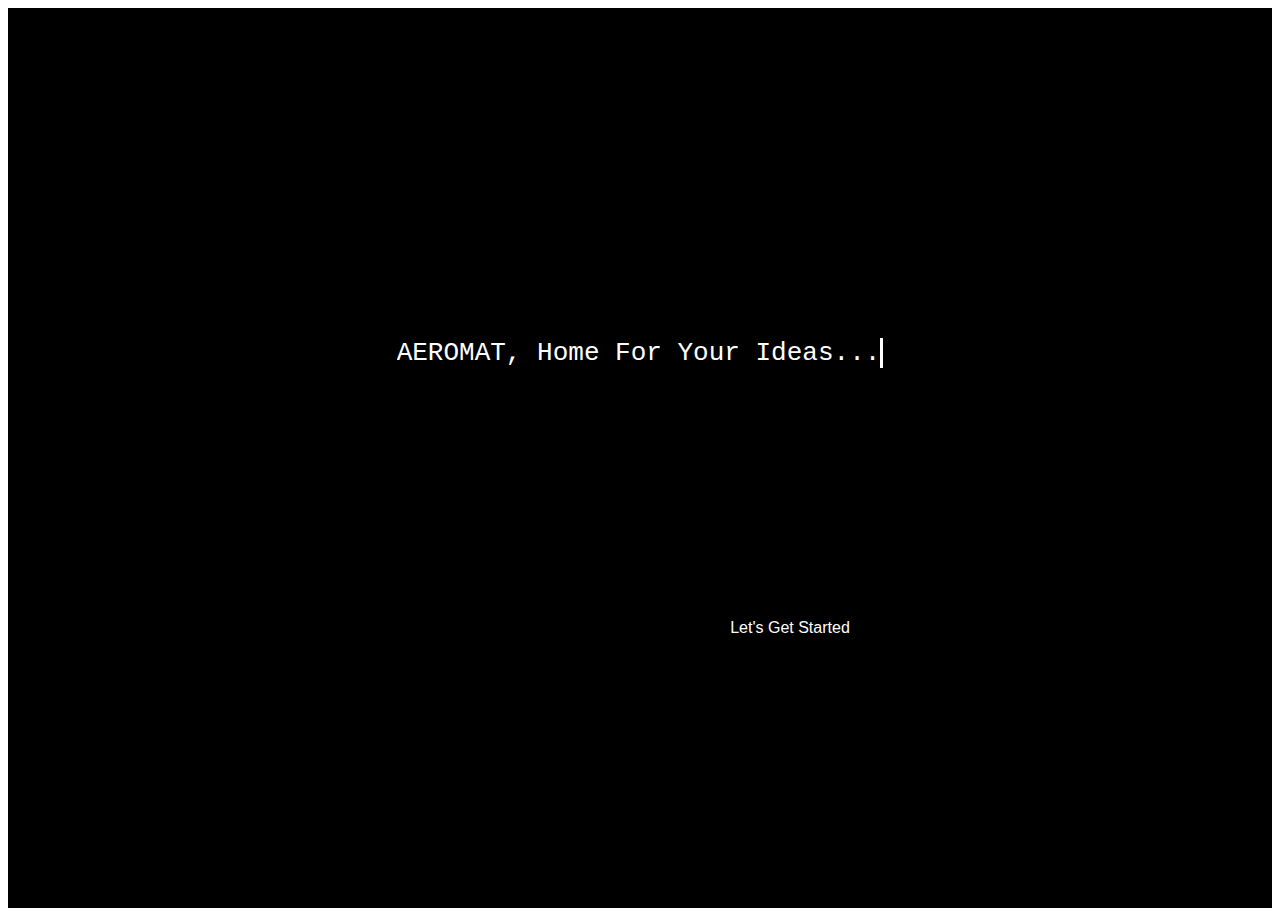
<file: index.html>
<!DOCTYPE html>
<html lang="en">
<head>
    <meta charset="UTF-8">
    <meta name="viewport" content="width=device-width, initial-scale=1.0">
    <title>Home</title>
    <style>
        .wrapper {
            height: 100vh;
            display: grid;
            place-items: center;
            text-align: center;
            background-color: black;
        }

        .typing-demo {
            width: 31ch;
            animation: typing 2s steps(29), blink .5s step-end infinite alternate;
            white-space: nowrap;
            overflow: hidden;
            border-right: 3px solid;
            font-family: monospace;
            font-size: 2em;
            color: white;
        }

        @keyframes typing {
            from {
                width: 0
            }
        }
        
        @keyframes blink {
            50% {
                border-color: transparent
            }
        }

        .button-wrapper {
            margin-top: -200px;
            margin-left: 300px;
        }

        .button-wrapper a {
            text-decoration: none;
        }

        .button-wrapper button {
            padding: 10px 20px;
            font-size: 1em;
            color: rgb(255, 255, 255);
            background-color: #000000;
            border: none;
            border-radius: 5px;
            cursor: pointer;
            transition: background-color 0.3s ease;
        }

        .button-wrapper button:hover {
            background-color: black;
        }
        
    </style>
</head>
<body>
    <div class="wrapper">
        <div class="typing-demo" style="margin-top: 150px;">
            AEROMAT, Home For Your Ideas...
        </div>
        <div class="button-wrapper">
            <a href="home.html"><button>Let's Get Started</button></a>
        </div>
    </div>
</body>
</html>
</file>
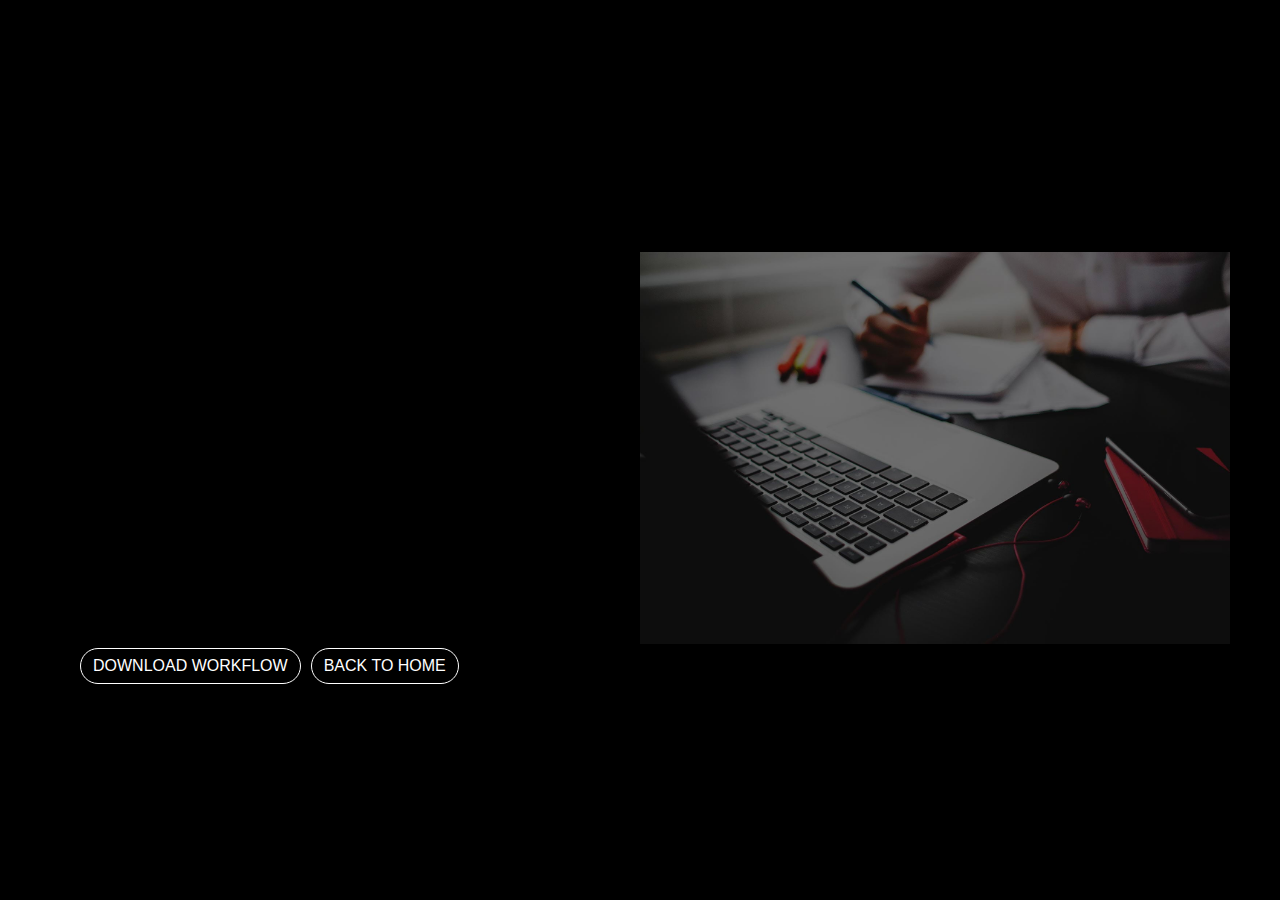
<file: about.html>
<!DOCTYPE html>
<html lang="en">
<head>
    <meta charset="UTF-8">
    <meta name="viewport" content="width=device-width, initial-scale=1.0">
    <title>Document</title>
    <style>
        * {
            margin: 0;
            padding: 0;
            box-sizing: border-box;
        }

        :root {
            --secondary-color: #000000;
            --contrast-color: #ffffff;
        }

        .overlay {
            position: absolute;
            top: 0;
            left: 0;
            right: 0;
            bottom: 0;
            height: 100%;
            z-index: -10;
            background-color: var(--contrast-color);
        }

        .container {
            display: flex;
            height: 100vh;
            justify-content: space-around;
            align-items: center;
            color: #fff;
            animation: expand .8s ease forwards;
            background-color: var(--secondary-color);
            position: relative;
            font-family: -apple-system, BlinkMacSystemFont, 'Segoe UI', Roboto, Oxygen, Ubuntu, Cantarell, 'Open Sans', 'Helvetica Neue', sans-serif;
            transition: all .8s ease;
        }

        .container_content {
            width: 50%;
        }

        .container_content_inner {
            width: 80%;
            margin-left: 80px;
        }

        .container_outer_img {
            margin: 50px;
            width: 50%;
            overflow: hidden;
        }

        .container_img {
            width: 100%;
            animation: slideIn 1.5s ease-in-out forwards;
        }

        .par {
            height: auto;
            overflow: hidden;
        }

        p {
            line-height: 28px;
            transform: translateY(300px);
            animation: slideUp .8s ease-in-out forwards .8s;
        }

        .btns {
            display: flex;
            gap: 10px;
            margin-top: 15px;
        }

        .btns a {
            text-decoration: none;
        }

        .btns_more {
            background: transparent;
            border: 1px solid var(--contrast-color);
            border-radius: 50px;
            padding: 8px 12px;
            color: #ffffff;
            font-size: 16px;
            text-transform: uppercase;
            position: relative;
            outline: none;
            transform: translateY(50px);
            animation: slideUp .8s ease-in-out forwards 1s;
            transition: background-color .3s ease;
        }

        .btns_more:hover {
            background-color: var(--contrast-color);
            color: var(--secondary-color);
        }

        .title {
            overflow: hidden;
            height: auto;
        }

        h1 {
            font-size: 40px;
            color: var(--contrast-color);
            margin-bottom: 20px;
            transform: translateY(100px);
            animation: slideUp .8s ease forwards .5s;
        }

        @keyframes slideIn {
            0% {
                transform: translateX(500px) scale(.2);
            }
            100% {
                transform: translateX(0px) scale(1);
            }
        }

        @keyframes slideUp {
            0% {
                transform: translateY(300px);
            }
            100% {
                transform: translateY(0px);
            }
        }

        @keyframes expand {
            0% {
                transform: translateX(1400px);
            }
            100% {
                transform: translateX(0px);
            }
        }
    </style>
</head>
<body>
    <div class="container">
        <div class="container_content">
            <div class="container_content_inner">
                <div class="title">
                    <h1>About Us</h1>
                </div>
                <div class="par">
                    <p>This is an Information Security Management Task Tracking System in
                        which we can keep track and store data of the user’s jobs or activities. Which
                        includes frequency, time interval, duration, team member’s list and other
                        activity details. This system can be used for corporate purpose. <br>By using this
                        system, the user can keep a track of activities assigned to him/her. Upon
                        successful login by the user, a dashboard will be displayed which contains the
                        current activity status, due date and the pending activities of the individual
                        users.</p>
                </div>
                <div class="btns">
                    <a href="workflow.png" download><button class="btns_more" style="font-size: 16px;">Download Workflow</button></a>
                    <a href="index.html"><button class="btns_more" style="font-size: 16px;">Back To Home</button></a>
                </div>
            </div>
        </div>
        <div class="container_outer_img">
            <div class="img-inner">
                <img src='about.jpg' alt="" class="container_img" />
            </div>
        </div>
    </div>
    <div class="overlay"></div>
</body>
</html>
</file>
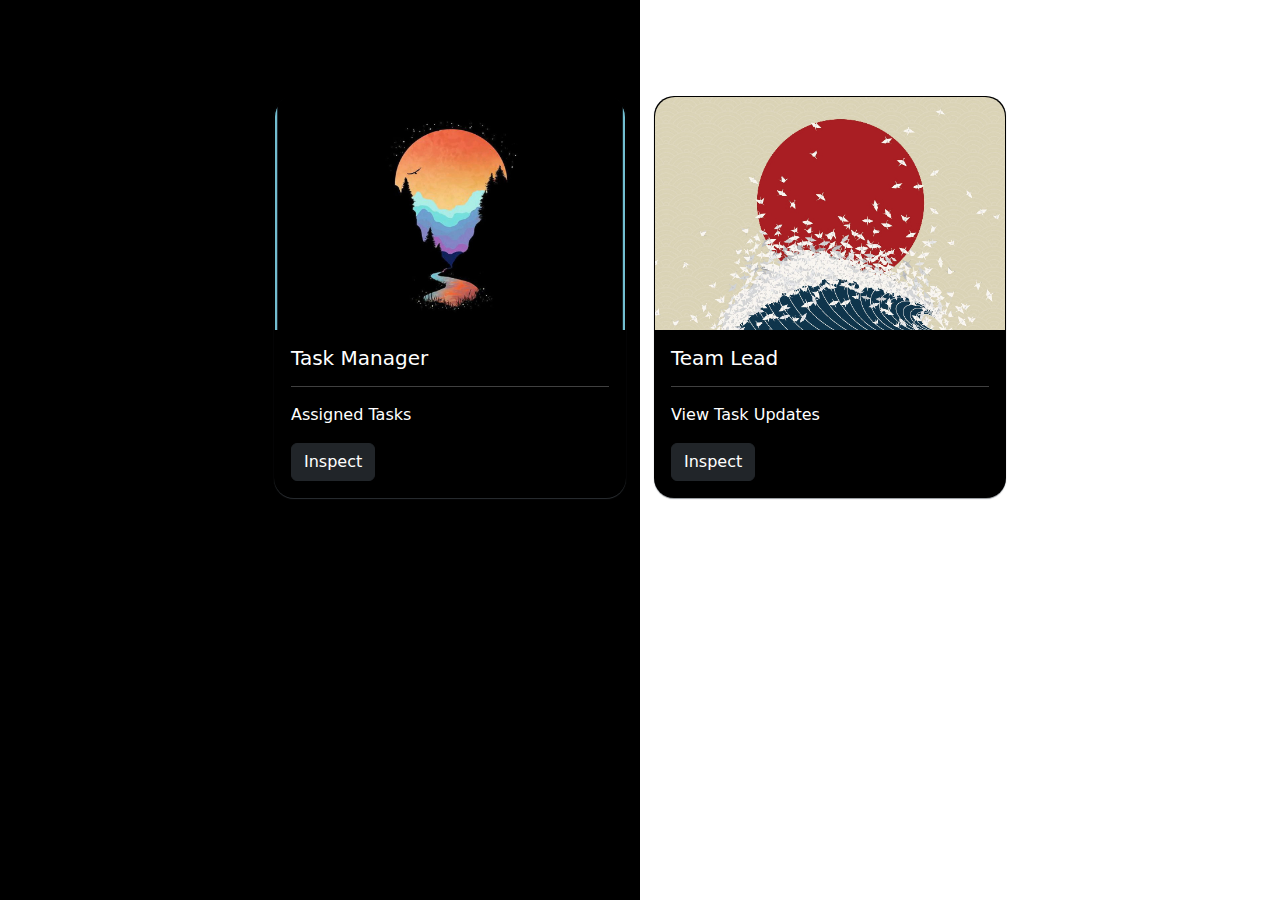
<file: choice2.html>
<!DOCTYPE html>
<html lang="en">
    <!-- divinectorweb.com -->
<head>
    <meta charset="UTF-8"> 
    <meta name="viewport" content="width=device-width, initial-scale=1.0">
    <title>Choice</title>
    <link rel="stylesheet" href="https://cdnjs.cloudflare.com/ajax/libs/bootstrap/5.0.1/css/bootstrap.min.css">
</head>
<body>
    <style>
        * {
	transition: all .5s ease-in-out;
}
body {
	background: linear-gradient(to right, #000000 50%, #fff 50%);
}
.card {
	width: 22rem;
	background-color: #000;
	color: #fff;
	border-radius: 20px;
	box-shadow: 0 1px 1px rgba(72, 78, 85, .6);
}
.card img {
	border-radius: 20px 20px 0 0;
}
.card:hover {
	background-color: #fff;
	color: #000;
	box-shadow: 0 20px 40px rgba(72, 78, 85, .6);
	transform: translateY(-15px);
}

    </style>
    <div class="container py-5">
        <div class="row justify-content-center">
            <div class="col-12 col-lg-4">
                <div class="card mx-auto my-5">
                    <img src="admin2.jpg" class="card-img-top" alt="...">
        <div class="card-body">
          <h5 class="card-title">Task Manager</h5>
          <hr>
          <p class="card-text">Assigned Tasks</p><!-- lorem30 -->
          <a href="view_response.php" class="btn btn-dark">Inspect</a>
        </div>
                </div>
            </div>
            
            <div class="col-12 col-lg-4">
                <div class="card mx-auto my-5">
                    <img src="admin.jpg" class="card-img-top" alt="...">
        <div class="card-body">
          <h5 class="card-title">Team Lead</h5>
          <hr>
          <p class="card-text">View Task Updates</p>
          <a href="view_response2.php" class="btn btn-dark">Inspect</a>
        </div>
                </div>
            </div>
        </div>
    </div>
</body>
</html>
</file>
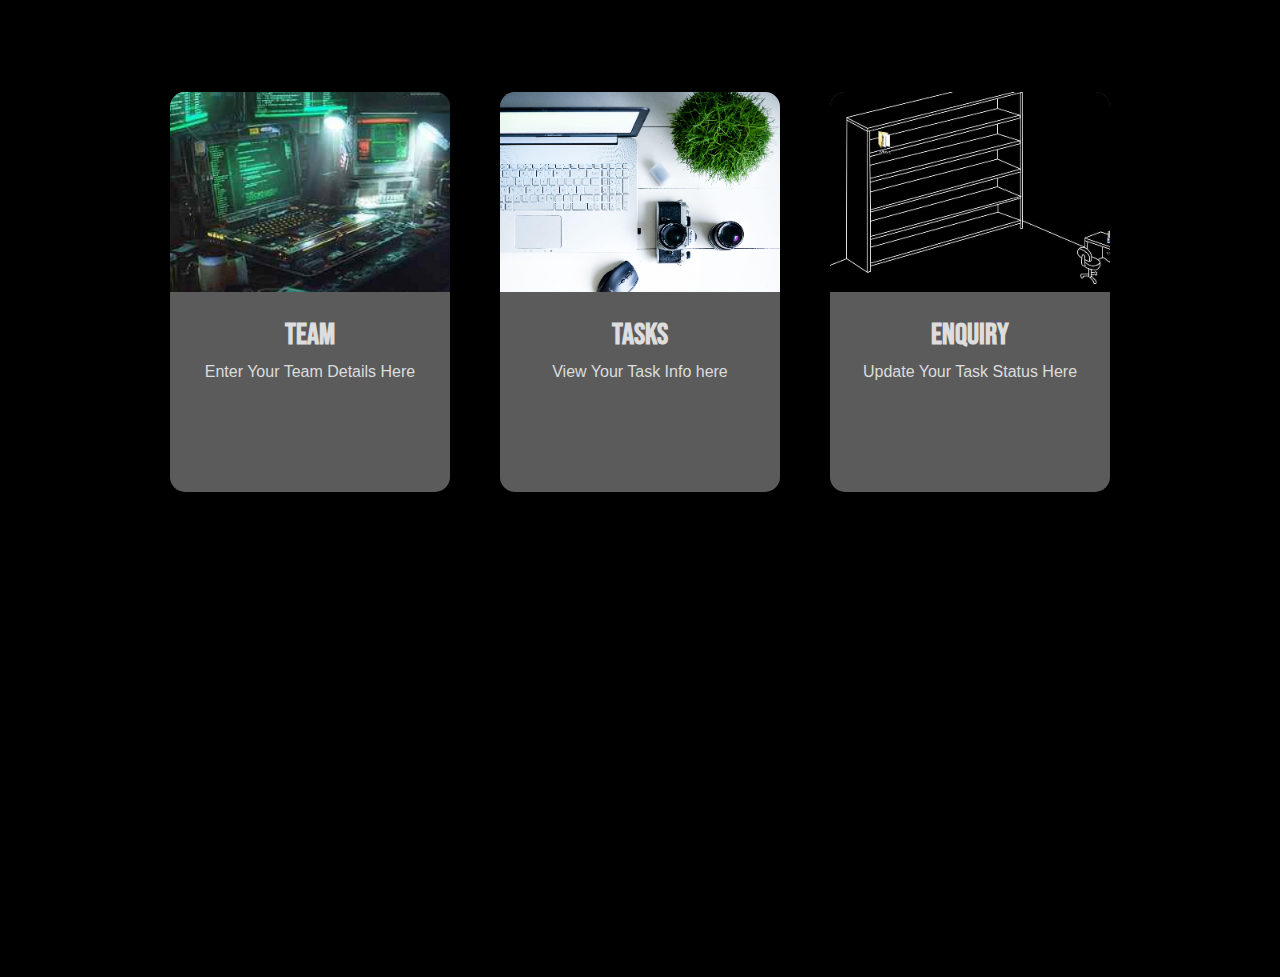
<file: choice3.html>
<!DOCTYPE html>
<html lang="en">
   <!-- divinectorweb.com -->
<head>
    <meta charset="UTF-8">
    <meta http-equiv="X-UA-Compatible" content="IE=edge">
    <meta name="viewport" content="width=device-width, initial-scale=1.0">
    <title>Choice</title>
    <link href="https://fonts.googleapis.com/css2?family=Montserrat:wght@400;700&display=swap" rel="stylesheet">
    <link href="https://fonts.googleapis.com/css2?family=Bebas+Neue&display=swap" rel="stylesheet">
    <link rel="stylesheet" href="style.css">
</head>
<body>
    <style>
        body {
	background: #000000;
	font-family: 'Montserrat', sans-serif;
}
.wrapper {
	display: flex;
	flex-wrap: wrap;
	justify-content: center;
	gap: 20px;
	margin: 6% auto 0;
}
.single-card {
	position: relative;
	width: 280px;
	height: 400px;
	margin: 15px;
	box-shadow: 0 2px 20px rgba(0, 0, 0, 0.5);
	transition: box-shadow 0.3s ease;
	overflow: hidden;
	background: #5b5b5b;
	border-radius: 15px;
	transition: all 0.8s ease-in-out;
}
.single-card:hover {
	transform: translateY(-10px);
}
.img-area {
	position: relative;
	width: 100%;
	height: 200px;
	overflow: hidden;
}
.img-area img {
	width: 100%;
	height: 100%;
	object-fit: cover;
	transition: transform 0.3s ease;
}
.img-area:hover img {
	transform: scale(1.1);
}
.overlay {
	position: absolute;
	top: 0;
	left: 0;
	display: flex;
	flex-direction: column;
	justify-content: center;
	align-items: center;
	width: 100%;
	height: 100%;
	background-color: rgba(0, 0, 0, 0.8);
	opacity: 0;
	transition: opacity 0.3s ease;
}
.single-card:hover .overlay {
	opacity: 1;
}
.add-to-cart, .view-details {
	background-color: #fff;
	color: #000000;
	padding: 10px 15px;
	border-radius: 4px;
	font-size: 12px;
	font-weight: bold;
	text-transform: uppercase;
	letter-spacing: 1px;
	cursor: pointer;
	transition: background-color 0.3s ease, color 0.3s ease;
	margin-bottom: 10px;
}
.add-to-cart:hover, .view-details:hover {
	background-color: orangered;
	color: #fff;
	border: none;
}
.info {
	padding: 10px;
	text-align: center;
	color: #ddd;
}
.info h3 {
	margin: 15px 0 10px;
	font-size: 30px;
	font-weight: bold;
	text-transform: uppercase;
	font-family: 'Bebas Neue', sans-serif;
}
.info .price {
	margin: 0;
	font-size: 30px;
	font-weight: bold;
	color: aqua;
}

    </style>
  <div class="wrapper">

    <div class="single-card">
      <div class="img-area">
        <img src="team3.jpg" alt="">
        <div class="overlay">
         <a href="store_response3.php"> <button class="view-details">Get Started</button></a>
        </div>
      </div>
      
      <div class="info">
        <h3>Team</h3>
        <p>Enter Your Team Details Here</p>
      </div>
    </div>
  
    <div class="single-card">
      <div class="img-area">
        <img src="team2.jpg" alt="">
        <div class="overlay">
        <a href="view_response.php"> <button class="add-to-cart">Get Started</button></a> 
        </div>
      </div>
      <div class="info">
        <h3>Tasks</h3>
        <p>View Your Task Info here</p>
      </div>
    </div>
  
    <div class="single-card">
      <div class="img-area">
        <img src="teak.jpg" alt="">
        <div class="overlay">
        <a href="store_response2.php">  <button class="view-details">Get Started</button></a>
        </div>
      </div>
      <div class="info">
        <h3>Enquiry</h3>
        <p>Update Your Task Status Here</p>
      </div>
    </div>
  </div>
    
</body>
</html>
</file>
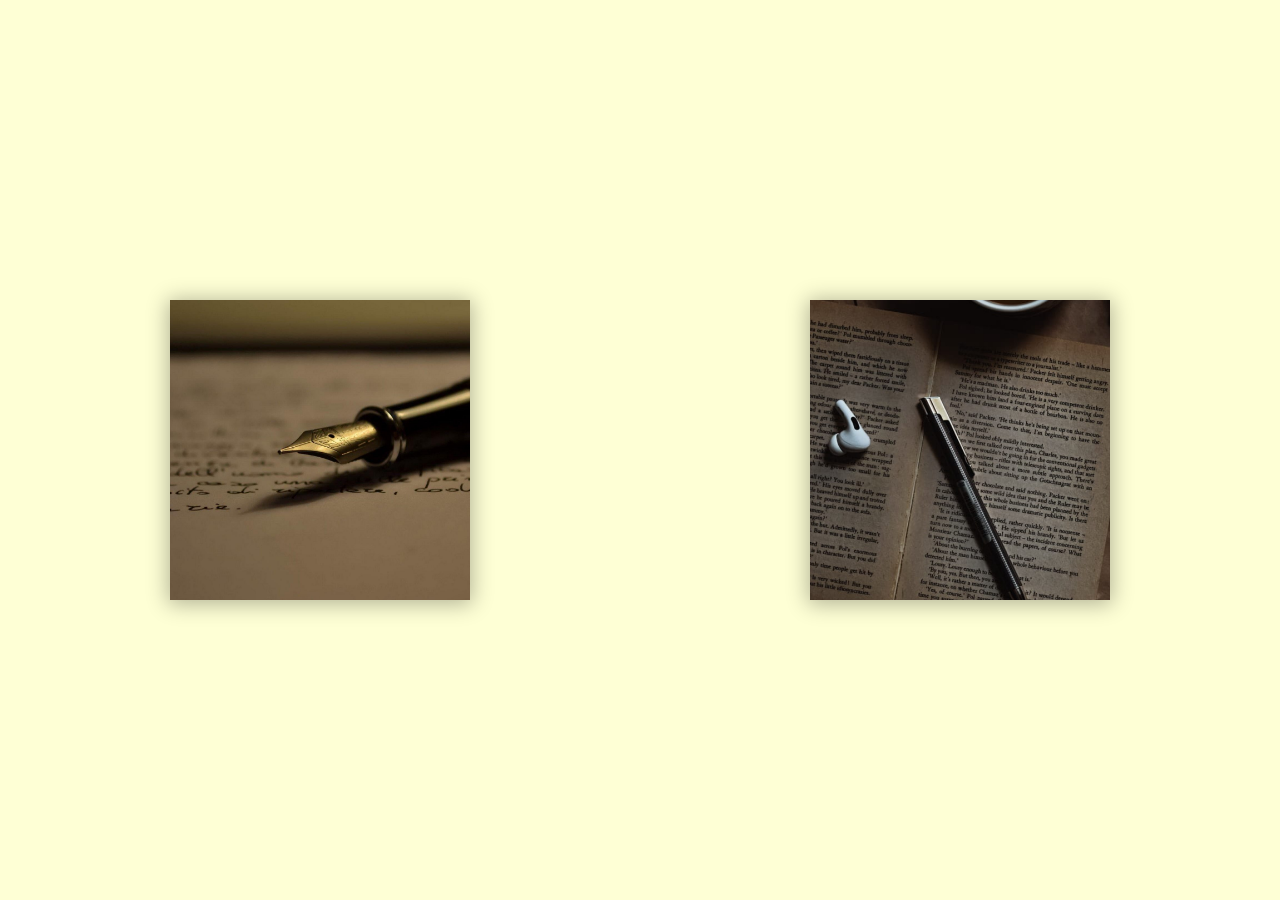
<file: choice4.html>
<!DOCTYPE html>
<html lang="en"> 
    <!-- divinectorweb.com -->
<head>
    <meta charset="UTF-8">
    <meta http-equiv="X-UA-Compatible" content="IE=edge">
    <meta name="viewport" content="width=device-width, initial-scale=1.0">
    <title>Choice</title>
    <link href="https://fonts.googleapis.com/css2?family=Roboto:wght@400;500&display=swap" rel="stylesheet">
    <link href="https://fonts.googleapis.com/css2?family=Bebas+Neue&display=swap" rel="stylesheet">
    <link rel="stylesheet" href="style.css">
</head>
<body>
    <style>
        *{
    margin: 0;
    padding: 0;
    box-sizing: border-box;
    outline: none;
    text-decoration: none;
    font-family: 'Roboto', sans-serif;
}
body{
    background: #feffd5;
    width: 100%;
    min-height: 100vh;    
    display: flex;
    justify-content: center;
    align-items: center;
}
.wrapper{
    width: 90%;
    height: auto;
    margin: auto;
    display: flex;
    justify-content: center;
    align-items: center;
}
.content-area{
    display: flex;
    justify-content: center;
    align-items: center;
    flex-wrap: wrap;
    flex-direction: row;
    padding: 80px 0;
}
.single-content{
    width: 300px;
    height: 300px;
    overflow: hidden;
    position: relative;
    margin: 40px;
    box-shadow: 0 2px 20px 2px rgba(0,0,0,0.3);
}

.single-content::after{
    content: '';
    width: 100%;
    height: 100%;
    position: absolute;
    top: 0;
    left: 0;
    transition: all 0.3s ease;
    opacity: 0;
}
.single-content:hover::after {
	position: absolute;
    content: '';
    transform: translateY(0);
	background: linear-gradient(35deg, rgba(0, 0, 46, 0.8) 25%, rgba(0, 0, 46, 0));
	z-index: 2;
	width: 100%;
	height: 100%;	
	top: 0;
	left: 0;
	opacity: 1;	
}
.single-content img{
    object-fit: cover;
    min-height: 100%;
    height: auto;
    transition: all 0.5s ease;
    width: 100%;
    height: auto;    
}
.single-content:hover img{
    transform: scale(1.3) translate(10%, 10%);
}
.single-content .info{
    position: absolute;
    z-index: 3;
    opacity: 0;
    overflow: hidden;
    transform: translateX(-105%);
    transition: all 0.4s ease;
    left: 5%;
    right: 5%;
    bottom: 5%;
    padding: 10px 12px;
    border-left: 4px solid #fff;
    color: #ffffff;    
}
.single-content:hover .info{
    opacity: 1;
    transform: translateX(0);
}
.single-content .info h2 {
    text-transform: uppercase;
	letter-spacing: 3px;
	font-family: 'Bebas Neue', sans-serif;
	font-size: 23px;
	margin-bottom: 10px;	
}
.single-content .info h2, 
.single-content .info p{
    transition: all 0.7s ease;
    transform: translateX(-100%);   
    overflow: hidden;
}
.single-content:hover .info h2, 
.single-content:hover .info p{
    transform: translateX(0);
}
.single-content .info p{
    font-size: 13px;
    line-height: 17px;
}

    </style>
    <div class="wrapper">
        <div class="content-area">
            <div class="single-content">
                <img src="task.jpg" alt="">
                <div class="info">
                    <a href="store_response.php"><h2 style="color: white;">Create Tasks</h2></a>
                   <a href="store_response.php"><p style="color:white; font-size: 14px;">Enter Task,Mentor and Team Details Here</p></a> <br>
                   <a href="home.html"><p style="color: white;">return to homepage</p></a>
                </div>
            </div>            
        </div>
    </div>
    <div class="wrapper">
        <div class="content-area">
            <div class="single-content">
                <img src="task-2.jpg" alt="">
                <div class="info">
                    <a href="view_response3.php"><h2 style="color: white;">View Team Details</h2></a>
                   <a href="view_response3.php"><p style="color:white; font-size: 14px;">Check Available Teams here</p></a> <br>
                   <a href="home.html"><p style="color: white;">return to homepage</p></a>
                </div>
            </div>            
        </div>
    </div>
    
</body>
</html>
</file>
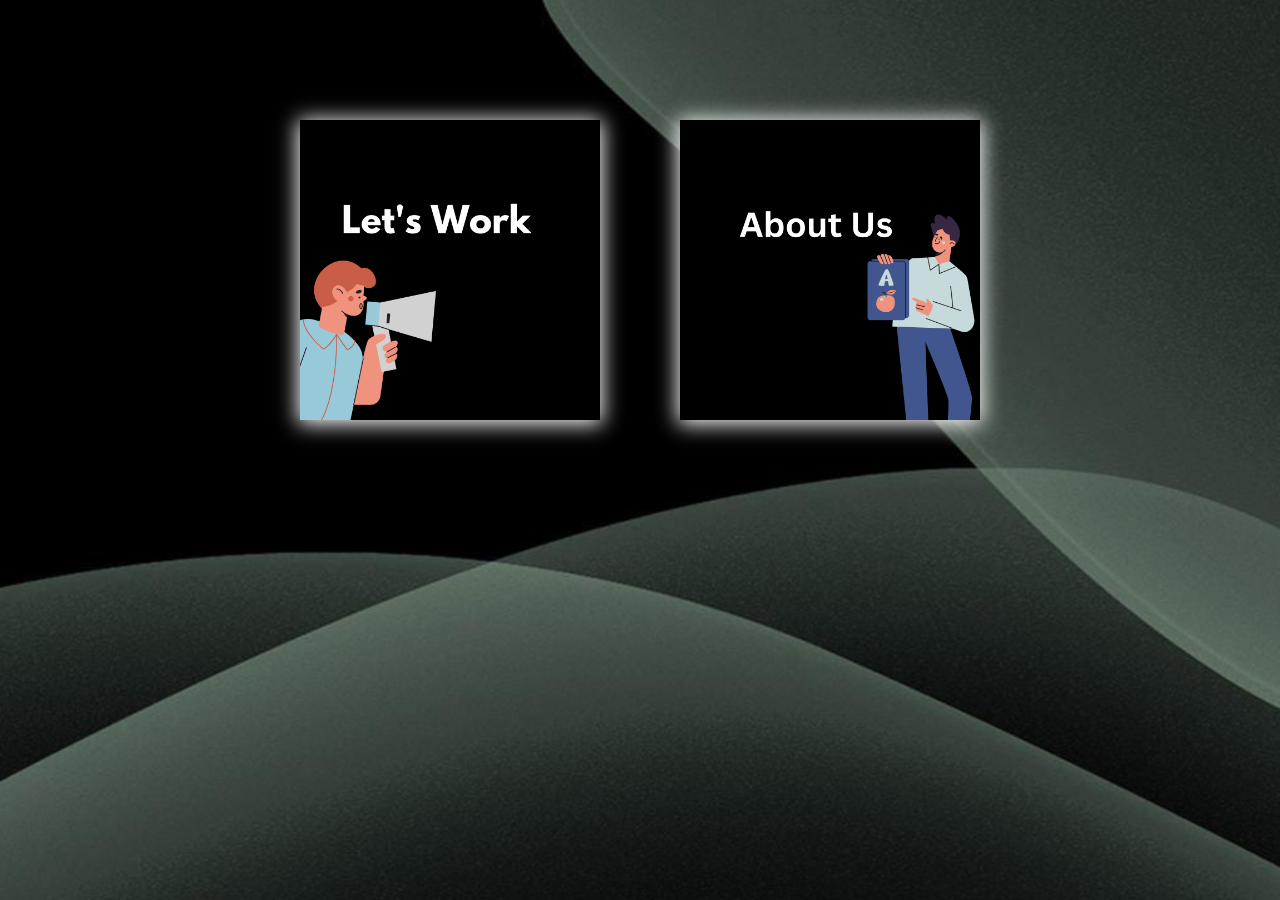
<file: home.html>
<!DOCTYPE html>
<html lang="en"> 
    <!-- divinectorweb.com -->
<head>
    <meta charset="UTF-8">
    <meta http-equiv="X-UA-Compatible" content="IE=edge">
    <meta name="viewport" content="width=device-width, initial-scale=1.0">
    <title>Home</title>
    <link href="https://fonts.googleapis.com/css2?family=Roboto:wght@400;500&display=swap" rel="stylesheet">
    <link href="https://fonts.googleapis.com/css2?family=Bebas+Neue&display=swap" rel="stylesheet">
    <link rel="stylesheet" href="style.css">
</head>
<body>

    <div class="wrapper">
        <div class="content-area">
            <div class="single-content">
                <img src="banner2.png" alt="">
                <div class="info">
                    <a href="choice.html">  <h2 style="color:white">Sign In!</h2></a>
                        <a href="choice.html">  <p style="color:white">Team leads/Hod/Members/Admins</p></a>
                </div>
            </div>

            <div class="single-content">
                <img src="banner.png" alt="">
                <div class="info">
                   <a href="about.html"> <h2 style="color:white">Lets connect!</h2></a>
                  <a href="about.html">  <p style="color:white">Follow to our blog page</p></a>
                </div>
            </div>            
        </div>
    </div>
    
</body>
</html>
</file>
<file: style.css>
*{
    margin: 0;
    padding: 0;
    box-sizing: border-box;
    outline: none;
    text-decoration: none;
    font-family: 'Roboto', sans-serif;
}
body{
    height: 100vh;
    background-color: #000;
    background-image: url(pxfuel\ \(26\).jpg);
        background-size: cover;
    background-position: center;
}
.wrapper{
    width: 90%;
    height: auto;
    margin: auto;
    display: flex;
    justify-content: center;
    align-items: center;
}
.content-area{
    display: flex;
    justify-content: center;
    align-items: center;
    flex-wrap: wrap;
    flex-direction: row;
    padding: 80px 0;
}
.single-content{
    width: 300px;
    height: 300px;
    overflow: hidden;
    position: relative;
    margin: 40px;
    box-shadow: 0 2px 20px 2px rgb(255, 255, 255);
    animation: floatIn 1s ease forwards;

}

.single-content::after{
    content: '';
    width: 100%;
    height: 100%;
    position: absolute;
    top: 0;
    left: 0;
    transition: all 0.3s ease;
    opacity: 0;
}
.single-content:hover::after {
	position: absolute;
    content: '';
    transform: translateY(0);
	background: linear-gradient(35deg, rgba(0, 0, 46, 0.8) 25%, rgba(0, 0, 46, 0));
	z-index: 2;
	width: 100%;
	height: 100%;	
	top: 0;
	left: 0;
	opacity: 1;	
}
.single-content img{
    object-fit: cover;
    min-height: 100%;
    height: auto;
    transition: all 0.5s ease;
    width: 100%;
    height: auto;    
}
.single-content:hover img{
    transform: scale(1.3) translate(10%, 10%);
}
.single-content .info{
    position: absolute;
    z-index: 3;
    opacity: 0;
    overflow: hidden;
    transform: translateX(-105%);
    transition: all 0.4s ease;
    left: 5%;
    right: 5%;
    bottom: 5%;
    padding: 10px 12px;
    border-left: 4px solid #fff;
    color: #ffffff;    
}
.single-content:hover .info{
    opacity: 1;
    transform: translateX(0);
}
.single-content .info h2 {
    text-transform: uppercase;
	letter-spacing: 3px;
	font-family: 'Bebas Neue', sans-serif;
	font-size: 23px;
	margin-bottom: 10px;	
}
.single-content .info h2, 
.single-content .info p{
    transition: all 0.7s ease;
    transform: translateX(-100%);   
    overflow: hidden;
}
.single-content:hover .info h2, 
.single-content:hover .info p{
    transform: translateX(0);
}
.single-content .info p{
    font-size: 13px;
    line-height: 17px;
}
@keyframes floatIn {
    from {
        transform: translateY(50px);
        opacity: 0;
    }
    to {
        transform: translateY(0);
        opacity: 1;
    }
}
.content-area .single-content:nth-child(1) {
    animation-delay: 0.9s;
}

.content-area .single-content:nth-child(2) {
    animation-delay: 0.9s;
}
</file>
